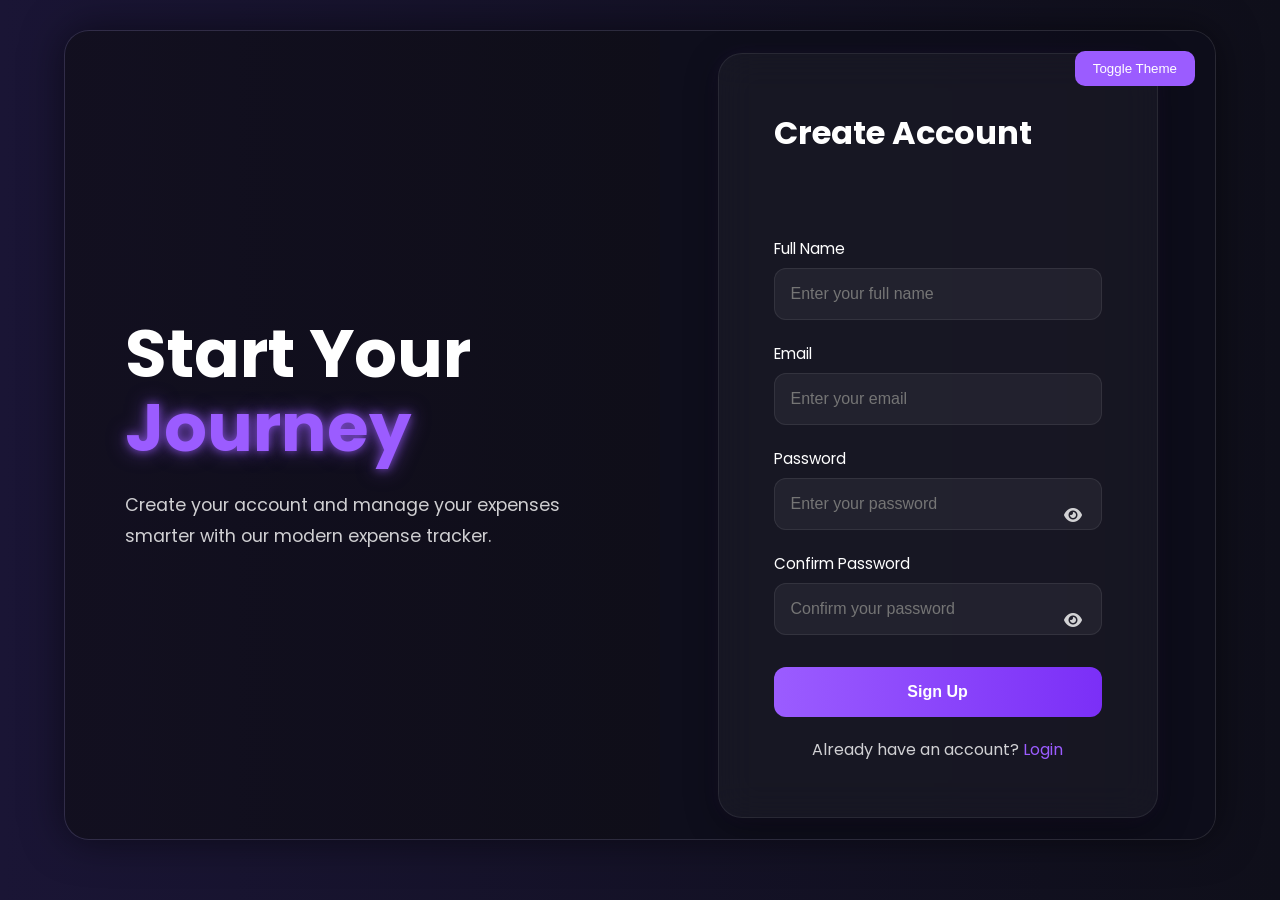
<file: index.html>
<!DOCTYPE html>
<html lang="en">

<head>
    <meta charset="UTF-8">
    <meta name="viewport" content="width=device-width, initial-scale=1.0">
    <title>Sign Up - Expense Tracker</title>
    <link rel="preconnect" href="https://fonts.googleapis.com">
    <link rel="preconnect" href="https://fonts.gstatic.com" crossorigin>
    <link href="https://fonts.googleapis.com/css2?family=Poppins:wght@300;400;500;600;700&display=swap"
        rel="stylesheet">
    <link rel="stylesheet" href="https://cdnjs.cloudflare.com/ajax/libs/font-awesome/6.5.1/css/all.min.css">

    <link rel="stylesheet" href="css/style.css">
</head>

<body>

    <main class="login-container">

        <section class="left-side">

            <h1>
                Start Your <br>
                <span>Journey</span>
            </h1>

            <p>
                Create your account and manage your expenses
                smarter with our modern expense tracker.
            </p>

        </section>


        <section class="right-side">

            <button class="theme-toggle">
                Toggle Theme
            </button>

            <form class="login-form" id="signup-form">

                <h2>Create Account</h2>

                <p class="error-message"></p>

                <label for="name">Full Name</label>

                <input type="text" id="name" placeholder="Enter your full name">

                <label for="email">Email</label>

                <input type="email" id="email" placeholder="Enter your email">

                <label for="password">Password</label>

                <div class="password-box">

                    <input type="password" id="password" placeholder="Enter your password">

                    <i class="fa-solid fa-eye" id="eye-icon"></i>

                </div>

                <label for="confirm-password">
                    Confirm Password
                </label>

                <div class="password-box">

                    <input type="password" id="confirm-password" placeholder="Confirm your password">

                    <i class="fa-solid fa-eye" id="confirm-eye-icon"></i>

                </div>

                <button type="submit">
                    Sign Up
                </button>

                <p>
                    Already have an account?

                    <a href="login.html">
                        Login
                    </a>
                </p>

            </form>

        </section>

    </main>

    <script src="javascript/script.js"></script>

</body>

</html>
</file>
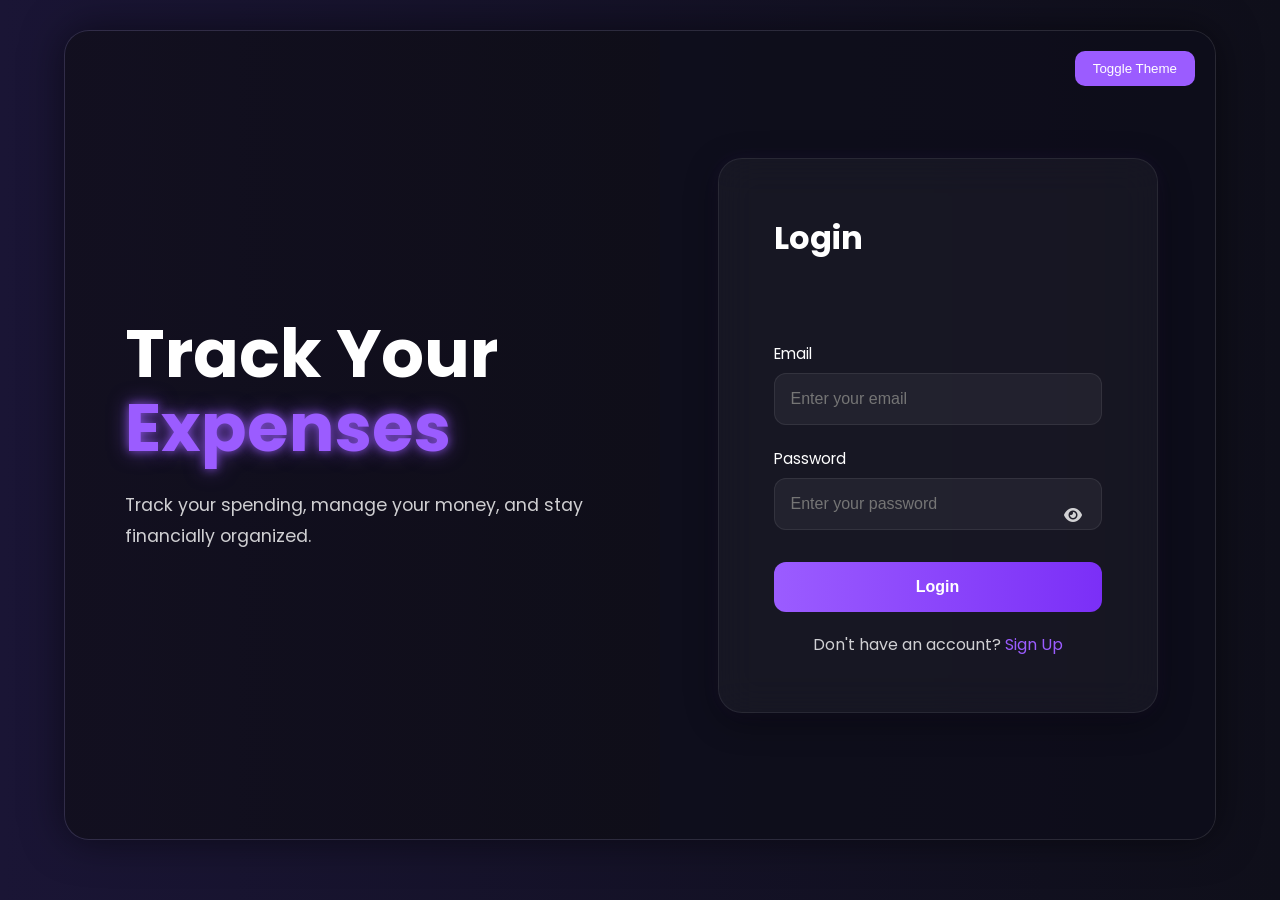
<file: login.html>
<!DOCTYPE html>
<html lang="en">

<head>
    <meta charset="UTF-8">
    <meta name="viewport" content="width=device-width, initial-scale=1.0">
    <title>Login - Expense Tracker</title>
    <link rel="preconnect" href="https://fonts.googleapis.com">

<link rel="preconnect" href="https://fonts.gstatic.com" crossorigin>

<link href="https://fonts.googleapis.com/css2?family=Poppins:wght@300;400;500;600;700&display=swap" rel="stylesheet">
<link rel="stylesheet" href="https://cdnjs.cloudflare.com/ajax/libs/font-awesome/6.5.1/css/all.min.css">
    <link rel="stylesheet" href="css/style.css">
</head>

<body>

    <main class="login-container">

        <section class="left-side">

            <h1>
                Track Your <br>
                <span>Expenses</span>
            </h1>

            <p>
                Track your spending, manage your money,
                and stay financially organized.
            </p>

        </section>

        <section class="right-side">
<button class="theme-toggle">
    Toggle Theme
</button>
            <form class="login-form" id="login-form">

                <h2>Login</h2>
<p class="error-message"></p>
                <label for="email">Email</label>
                <input type="email" id="email" placeholder="Enter your email">

                <label for="password">Password</label>
                <div class="password-box">

    <input 
        type="password"
        id="password"
        placeholder="Enter your password"
    >

    <i class="fa-solid fa-eye" id="eye-icon"></i>

</div>

                <button type="submit">Login</button>

                <p>
                    Don't have an account?
                    <a href="signup.html">Sign Up</a>
                </p>

            </form>

        </section>

    </main>

<script src="javascript/script.js"></script>

</body>

</html>
</file>
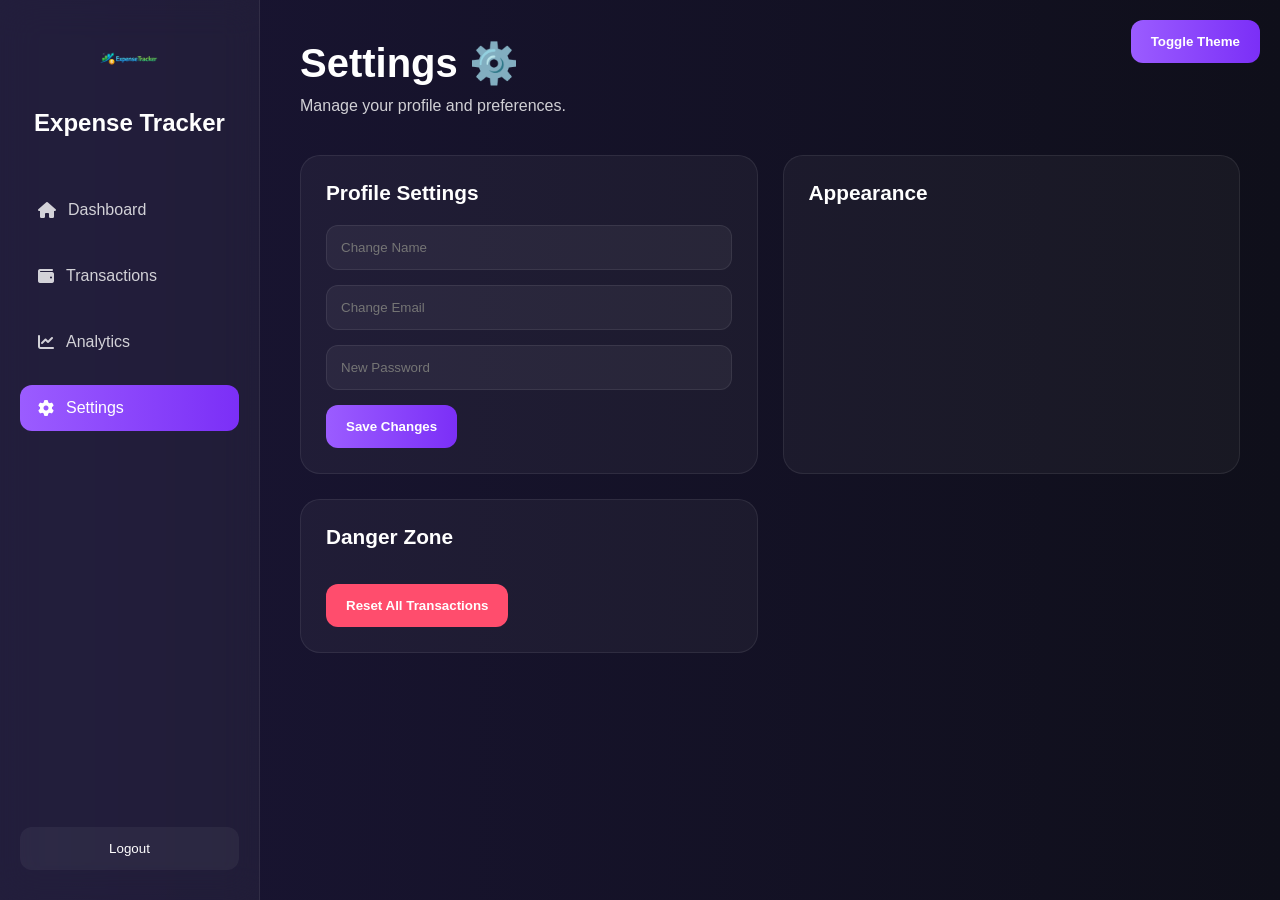
<file: settings.html>
<!DOCTYPE html>
<html lang="en">

<head>

    <meta charset="UTF-8">

    <meta
        name="viewport"
        content="width=device-width, initial-scale=1.0"
    >

    <title>Settings - Expense Tracker</title>

    <link
        rel="stylesheet"
        href="css/style.css"
    >

    <link
        rel="stylesheet"
        href="https://cdnjs.cloudflare.com/ajax/libs/font-awesome/6.5.1/css/all.min.css"
    >

</head>

<body>

    <div class="dashboard-container">

        <aside class="sidebar">

            <div>

                <div class="logo-section">

                    <img
                        src="assets/logo.png"
                        class="logo"
                    >

                    <h2>Expense Tracker</h2>

                </div>


                <nav class="sidebar-menu">

                    <a href="dashboard.html">

                        <i class="fa-solid fa-house"></i>

                        Dashboard

                    </a>


                    <a href="transactions.html">

                        <i class="fa-solid fa-wallet"></i>

                        Transactions

                    </a>


                    <a href="analytics.html">

                        <i class="fa-solid fa-chart-line"></i>

                        Analytics

                    </a>


                    <a
                        href="settings.html"
                        class="active"
                    >

                        <i class="fa-solid fa-gear"></i>

                        Settings

                    </a>

                </nav>

            </div>


            <button class="logout-btn">

                Logout

            </button>

        </aside>


        <main class="main-content">

            <header class="dashboard-header">

                <h1>

                    Settings ⚙️

                </h1>

                <p>

                    Manage your profile and preferences.

                </p>

            </header>


            <div class="settings-grid">

                <div class="settings-card">

                    <h3>

                        Profile Settings

                    </h3>


                    <input
                        type="text"
                        id="change-name"
                        placeholder="Change Name"
                    >


                    <input
                        type="email"
                        id="change-email"
                        placeholder="Change Email"
                    >


                    <input
                        type="password"
                        id="change-password"
                        placeholder="New Password"
                    >


                    <button id="save-settings">

                        Save Changes

                    </button>

                </div>


                <div class="settings-card">

                    <h3>

                        Appearance

                    </h3>


                    <button class="theme-toggle">

                        Toggle Theme

                    </button>

                </div>


                <div class="settings-card">

                    <h3>

                        Danger Zone

                    </h3>


                    <button
                        id="reset-transactions"
                        style="
                        background:#ff4d6d;
                        margin-top:15px;
                        "
                    >

                        Reset All Transactions

                    </button>

                </div>

            </div>

        </main>

    </div>


    <script src="javascript/script.js"></script>

</body>

</html>
</file>
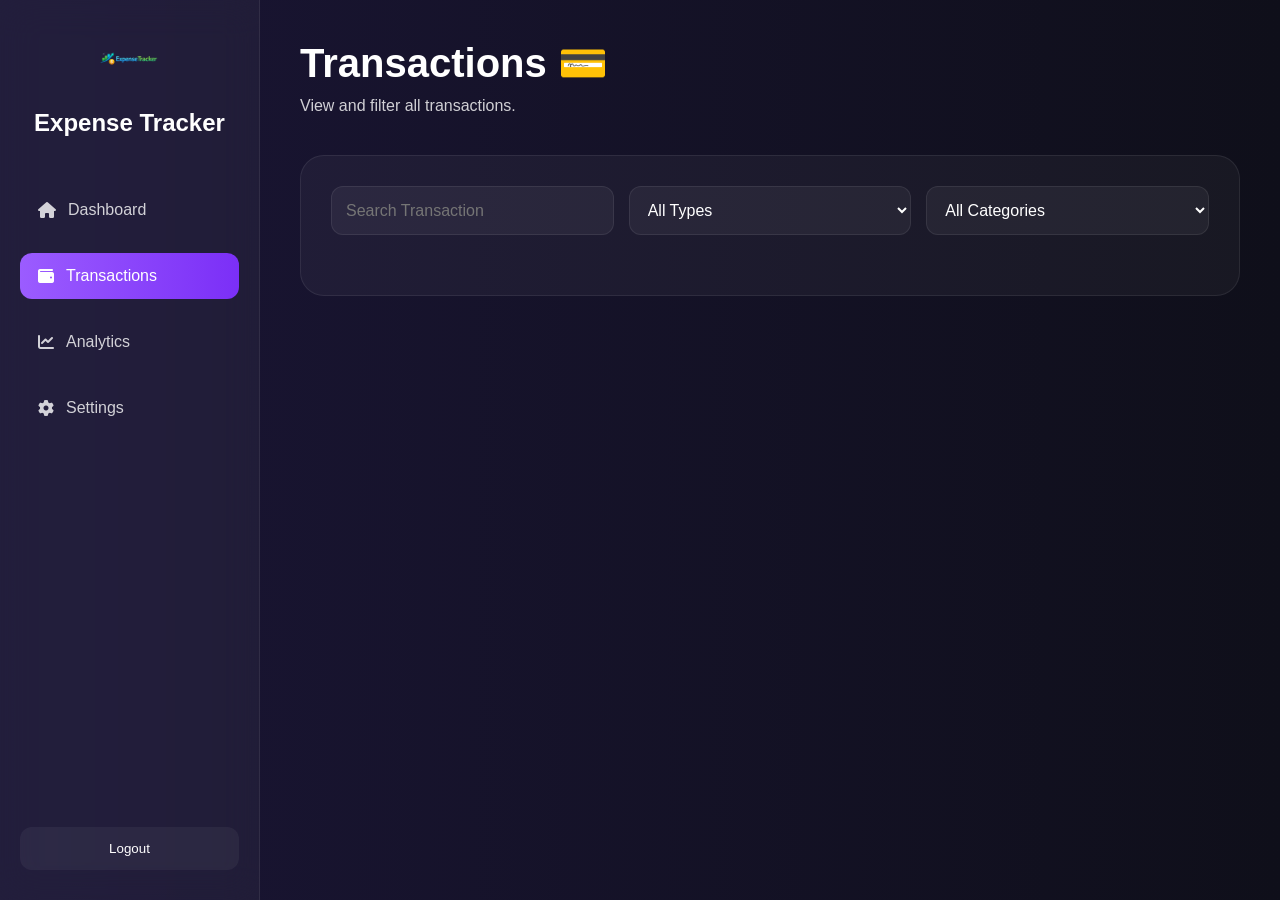
<file: transactions.html>
<!DOCTYPE html>
<html lang="en">

<head>

    <meta charset="UTF-8">

    <meta
        name="viewport"
        content="width=device-width, initial-scale=1.0"
    >

    <title>Transactions - Expense Tracker</title>

    <link
        rel="stylesheet"
        href="css/style.css"
    >

    <link
        rel="stylesheet"
        href="https://cdnjs.cloudflare.com/ajax/libs/font-awesome/6.5.1/css/all.min.css"
    >

</head>

<body>

    <div class="dashboard-container">

        <aside class="sidebar">

            <div>

                <div class="logo-section">

                    <img
                        src="assets/logo.png"
                        class="logo"
                    >

                    <h2>Expense Tracker</h2>

                </div>


                <nav class="sidebar-menu">

                    <a href="index.html">

                        <i class="fa-solid fa-house"></i>

                        Dashboard

                    </a>


                    <a
                        href="transactions.html"
                        class="active"
                    >

                        <i class="fa-solid fa-wallet"></i>

                        Transactions

                    </a>


                    <a href="analytics.html">

                        <i class="fa-solid fa-chart-line"></i>

                        Analytics

                    </a>


                    <a href="settings.html">

                        <i class="fa-solid fa-gear"></i>

                        Settings

                    </a>

                </nav>

            </div>


            <button class="logout-btn">

                Logout

            </button>

        </aside>


        <main class="main-content">

            <header class="dashboard-header">

                <h1>

                    Transactions 💳

                </h1>

                <p>

                    View and filter all transactions.

                </p>

            </header>


            <section class="transaction-section">

                <div class="search-filter-section">

                    <input
                        type="text"
                        id="search-transaction"
                        placeholder="Search Transaction"
                    >


                    <select id="filter-type">

                        <option value="all">

                            All Types

                        </option>

                        <option value="income">

                            Income

                        </option>

                        <option value="expense">

                            Expense

                        </option>

                    </select>


                    <select id="filter-category">

                        <option value="all">

                            All Categories

                        </option>

                        <option value="Food">

                            Food

                        </option>

                        <option value="Shopping">

                            Shopping

                        </option>

                        <option value="Travel">

                            Travel

                        </option>

                        <option value="Bills">

                            Bills

                        </option>

                        <option value="Salary">

                            Salary

                        </option>

                    </select>

                </div>


                <div class="transaction-list">

                </div>

            </section>

        </main>

    </div>


    <script src="javascript/script.js"></script>

</body>

</html>
</file>
<file: css/style.css>
:root{

    --bg-color: #0f0f1a;

    --container-bg: rgba(255,255,255,0.03);

    --card-color: rgba(255,255,255,0.04);

    --text-color: white;

    --secondary-text: rgba(255,255,255,0.8);

    --input-bg: rgba(255,255,255,0.05);

    --input-border: rgba(255,255,255,0.08);

    --accent-color: #9b5cff;

    --shadow-color: rgba(0,0,0,0.4);

}

.light-mode{

    --bg-color: #f4f4f4;

    --container-bg: rgba(255,255,255,0.7);

    --card-color: rgba(255,255,255,0.9);

    --text-color: #111;

    --secondary-text: #444;

    --input-bg: rgba(0,0,0,0.05);

    --input-border: rgba(0,0,0,0.1);

    --accent-color: #7b2ff7;

    --shadow-color: rgba(0,0,0,0.1);

}

*{

    margin: 0;

    padding: 0;

    box-sizing: border-box;
}

body{

    font-family: 'Poppins', sans-serif;

    background: linear-gradient(
        to right,
        #1a1535,
        var(--bg-color)
    );

    color: var(--text-color);

    overflow-x: hidden;
}

/* LOGIN / SIGNUP CONTAINER */

.login-container{

    width: 90%;

    max-width: 1400px;

    height: 90vh;

    margin: 30px auto;

    display: flex;

    flex-direction: row;

    border-radius: 25px;

    overflow: hidden;

    background-color: var(--container-bg);

    border: 1px solid var(--input-border);

    box-shadow:
    0 0 40px rgba(0,0,0,0.5);

    animation: fadeIn 1s ease;
}

/* LEFT SIDE */

.left-side{

    flex: 1;

    padding: 60px;

    display: flex;

    flex-direction: column;

    justify-content: center;

    background:
    linear-gradient(
        rgba(0,0,0,0.45),
        rgba(0,0,0,0.45)
    ),

    url("https://images.unsplash.com/photo-1506744038136-46273834b3fb?q=80&w=1400&auto=format&fit=crop");

    background-size: cover;

    background-position: center;
}

.left-side h1{

    font-size: 4.2rem;

    line-height: 1.1;

    margin-bottom: 25px;

    font-weight: 700;
}

.left-side span{

    color: var(--accent-color);

    text-shadow:
    0 0 10px rgba(155,92,255,0.7),
    0 0 20px rgba(155,92,255,0.5);
}

.left-side p{

    font-size: 1.1rem;

    line-height: 1.8;

    color: var(--secondary-text);

    max-width: 500px;
}

/* RIGHT SIDE */

.right-side{

    flex: 1;

    display: flex;

    justify-content: center;

    align-items: center;

    position: relative;

    padding: 40px;

    background-color: rgba(12,12,25,0.85);
}

/* THEME BUTTON */

.theme-toggle{

    position: absolute;

    top: 20px;

    right: 20px;

    z-index: 10;

    padding: 10px 18px;

    border: none;

    border-radius: 10px;

    background: var(--accent-color);

    color: white;

    cursor: pointer;

    transition: 0.3s;
}

.theme-toggle:hover{

    transform: translateY(-2px);
}

/* LOGIN FORM */

.login-form{

    width: 440px;

    padding: 55px;

    border-radius: 24px;

    background: var(--card-color);

    backdrop-filter: blur(18px);

    border: 1px solid var(--input-border);

    box-shadow:
    0 8px 32px var(--shadow-color),
    0 0 20px rgba(155,92,255,0.08);

    display: flex;

    flex-direction: column;

    animation: fadeIn 1s ease;
}

/* ERROR MESSAGE */

.error-message{

    color: #ff4d6d;

    font-size: 0.9rem;

    margin-bottom: 15px;

    min-height: 20px;
}

/* HEADINGS */

.login-form h2{

    margin-bottom: 25px;

    font-size: 2rem;
}

/* LABELS */

.login-form label{

    margin-bottom: 8px;

    font-size: 0.95rem;
}

/* INPUTS */

.login-form input{

    padding: 16px;

    margin-bottom: 22px;

    border-radius: 12px;

    border: 1px solid var(--input-border);

    background-color: var(--input-bg);

    color: var(--text-color);

    font-size: 1rem;

    outline: none;

    transition: all 0.3s ease;
}

.login-form input:hover{

    border-color: rgba(155,92,255,0.5);
}

.login-form input:focus{

    border-color: var(--accent-color);

    box-shadow:
    0 0 10px rgba(155,92,255,0.4);
}

/* PASSWORD BOX */

.password-box{

    position: relative;

    display: flex;

    align-items: center;
}

.password-box input{

    width: 100%;

    padding-right: 50px;
}

/* EYE ICON */

#eye-icon,
#confirm-eye-icon{

    position: absolute;

    right: 20px;

    color: var(--secondary-text);

    cursor: pointer;
}

/* BUTTONS */

.login-form button{

    margin-top: 10px;

    padding: 16px;

    border: none;

    border-radius: 12px;

    background:
    linear-gradient(
        to right,
        var(--accent-color),
        #7b2ff7
    );

    color: white;

    font-size: 1rem;

    font-weight: 600;

    cursor: pointer;

    transition: all 0.3s ease;
}

.login-form button:hover{

    transform: translateY(-3px);

    box-shadow:
    0 10px 20px rgba(155,92,255,0.35);
}

/* BOTTOM TEXT */

.login-form p{

    margin-top: 20px;

    text-align: center;

    color: var(--secondary-text);
}

.login-form a{

    color: var(--accent-color);

    text-decoration: none;
}

.login-form a:hover{

    text-decoration: underline;
}

/* ANIMATION */

@keyframes fadeIn{

    from{

        opacity: 0;

        transform: translateY(20px);
    }

    to{

        opacity: 1;

        transform: translateY(0);
    }
}

/* DASHBOARD */

.dashboard-container{

    display: flex;

    min-height: 100vh;
}

.sidebar{

    width: 260px;

    background: rgba(255,255,255,0.04);

    backdrop-filter: blur(18px);

    border-right: 1px solid var(--input-border);

    padding: 30px 20px;

    display: flex;

    flex-direction: column;

    justify-content: space-between;
}

.logo-section{

    text-align: center;
}

.logo{

    width: 90px;

    margin-bottom: 15px;
}

.logo-section h2{

    font-size: 1.5rem;

    color: var(--text-color);
}

.sidebar-menu{

    display: flex;

    flex-direction: column;

    gap: 20px;

    margin-top: 50px;
}

.sidebar-menu a{

    text-decoration: none;

    color: var(--secondary-text);

    font-size: 1rem;

    padding: 14px 18px;

    border-radius: 12px;

    transition: 0.3s;

    display: flex;

    align-items: center;

    gap: 12px;
}

.sidebar-menu a:hover{

    background: rgba(155,92,255,0.15);

    color: white;
}

.sidebar-menu .active{

    background: linear-gradient(
        to right,
        var(--accent-color),
        #7b2ff7
    );

    color: white;
}

.logout-btn{

    padding: 14px;

    border: none;

    border-radius: 12px;

    background: rgba(255,255,255,0.05);

    color: white;

    cursor: pointer;

    transition: 0.3s;

    display: flex;

    align-items: center;

    justify-content: center;

    gap: 10px;
}

.logout-btn:hover{

    background: #ff4d6d;
}

.main-content{

    flex: 1;

    padding: 40px;
}

.dashboard-header h1{

    font-size: 2.5rem;

    margin-bottom: 10px;
}

.dashboard-header p{

    color: var(--secondary-text);

    margin-bottom: 40px;
}

/* CARDS */

.cards-container{

    display: flex;

    gap: 25px;

    margin-bottom: 40px;
}

.summary-card{

    flex: 1;

    background: var(--card-color);

    border: 1px solid var(--input-border);

    border-radius: 20px;

    padding: 30px;

    backdrop-filter: blur(18px);

    transition: 0.3s;
}

.summary-card:hover{

    transform: translateY(-5px);

    box-shadow:
    0 10px 25px rgba(155,92,255,0.2);
}

.summary-card h3{

    margin-bottom: 15px;

    color: var(--secondary-text);
}

.summary-card p{

    font-size: 2rem;

    font-weight: 700;
}

/* TRANSACTION SECTION */

.transaction-section{

    background: var(--card-color);

    border: 1px solid var(--input-border);

    border-radius: 24px;

    padding: 30px;
}

.transaction-header{

    display: flex;

    justify-content: space-between;

    align-items: center;

    margin-bottom: 30px;
}

/* FORM */

.transaction-form{

    display: flex;

    gap: 15px;

    margin-bottom: 30px;

    flex-wrap: wrap;
}

.transaction-form input,
.transaction-form select{

    flex: 1;

    min-width: 180px;

    padding: 14px;

    border-radius: 12px;

    border: 1px solid var(--input-border);

    background: var(--input-bg);

    color: var(--text-color);

    outline: none;

    font-size: 1rem;
}

.transaction-form input:focus,
.transaction-form select:focus{

    border-color: var(--accent-color);

    box-shadow:
    0 0 10px rgba(155,92,255,0.3);
}

.transaction-form button{

    padding: 14px 22px;

    border: none;

    border-radius: 12px;

    background: linear-gradient(
        to right,
        var(--accent-color),
        #7b2ff7
    );

    color: white;

    cursor: pointer;

    transition: 0.3s;

    font-weight: 600;
}

.transaction-form button:hover{

    transform: translateY(-3px);

    box-shadow:
    0 8px 20px rgba(155,92,255,0.3);
}

option{

    color: black;
}

/* TRANSACTIONS */

.transaction-list{

    display: flex;

    flex-direction: column;

    gap: 20px;
}

.transaction-item{

    display: flex;

    justify-content: space-between;

    align-items: center;

    padding: 18px;

    border-radius: 14px;

    background: rgba(255,255,255,0.03);

    transition: 0.3s;
}

.transaction-item:hover{

    background: rgba(255,255,255,0.06);
}

.transaction-item h4{

    margin-bottom: 5px;
}

.transaction-item p{

    color: var(--secondary-text);

    font-size: 0.9rem;
}

.transaction-actions{

    display: flex;

    align-items: center;

    gap: 15px;
}

.delete-btn{

    border: none;

    background: rgba(255,255,255,0.08);

    color: white;

    width: 38px;

    height: 38px;

    border-radius: 10px;

    cursor: pointer;

    transition: 0.3s;
}

.delete-btn:hover{

    background: #ff4d6d;

    transform: scale(1.05);
}

.income{

    color: #00d26a;

    font-weight: 600;
}

/* RESPONSIVE */

@media(max-width: 1000px){

    .dashboard-container{

        flex-direction: column;
    }

    .sidebar{

        width: 100%;

        flex-direction: row;

        align-items: center;
    }

    .sidebar-menu{

        flex-direction: row;

        margin-top: 0;

        gap: 10px;
    }

    .main-content{

        padding: 20px;
    }

    .cards-container{

        flex-direction: column;
    }

    .transaction-form{

        flex-direction: column;
    }
}
.analytics-section{

    margin-top: 40px;

    background: var(--card-color);

    border: 1px solid var(--input-border);

    border-radius: 24px;

    padding: 30px;
}

.analytics-section h2{

    margin-bottom: 30px;
}

.chart-container{

    width: 100%;

    max-width: 500px;

    margin: auto;
}
/* ANALYTICS PAGE */

.analytics-section{

    margin-top: 40px;

    background: var(--card-color);

    border: 1px solid var(--input-border);

    border-radius: 24px;

    padding: 30px;
}

.analytics-section h2{

    margin-bottom: 30px;

    font-size: 1.8rem;
}

.chart-container{

    width: 100%;

    max-width: 500px;

    margin: auto;
}


/* SETTINGS PAGE */

.settings-grid{

    display: grid;

    grid-template-columns: repeat(
        auto-fit,
        minmax(300px, 1fr)
    );

    gap: 25px;

    margin-top: 30px;
}

.settings-card{

    background: var(--card-color);

    border: 1px solid var(--input-border);

    border-radius: 20px;

    padding: 25px;

    transition: 0.3s;
}

.settings-card:hover{

    transform: translateY(-5px);

    box-shadow:
    0 10px 25px rgba(155,92,255,0.2);
}

.settings-card h3{

    margin-bottom: 20px;

    font-size: 1.3rem;
}

.settings-card input{

    width: 100%;

    padding: 14px;

    margin-bottom: 15px;

    border-radius: 12px;

    border: 1px solid var(--input-border);

    background: var(--input-bg);

    color: var(--text-color);

    outline: none;
}

.settings-card input:focus{

    border-color: var(--accent-color);

    box-shadow:
    0 0 10px rgba(155,92,255,0.3);
}

.settings-card button{

    padding: 14px 20px;

    border: none;

    border-radius: 12px;

    background: linear-gradient(
        to right,
        var(--accent-color),
        #7b2ff7
    );

    color: white;

    cursor: pointer;

    transition: 0.3s;

    font-weight: 600;
}

.settings-card button:hover{

    transform: translateY(-3px);

    box-shadow:
    0 8px 20px rgba(155,92,255,0.3);
}


/* TRANSACTIONS PAGE */

.search-filter-section{

    display: flex;

    gap: 15px;

    flex-wrap: wrap;

    margin-bottom: 30px;
}

.search-filter-section input,
.search-filter-section select{

    flex: 1;

    min-width: 200px;

    padding: 14px;

    border-radius: 12px;

    border: 1px solid var(--input-border);

    background: var(--input-bg);

    color: var(--text-color);

    outline: none;

    font-size: 1rem;
}

.search-filter-section input:focus,
.search-filter-section select:focus{

    border-color: var(--accent-color);

    box-shadow:
    0 0 10px rgba(155,92,255,0.3);
}


/* EMPTY STATE */

.empty-state{

    text-align: center;

    padding: 40px;

    color: var(--secondary-text);

    font-size: 1.1rem;
}


/* RESPONSIVE EXTRA */

@media(max-width: 768px){

    .search-filter-section{

        flex-direction: column;
    }

    .settings-grid{

        grid-template-columns: 1fr;
    }

    .chart-container{

        max-width: 100%;
    }

}
</file>
